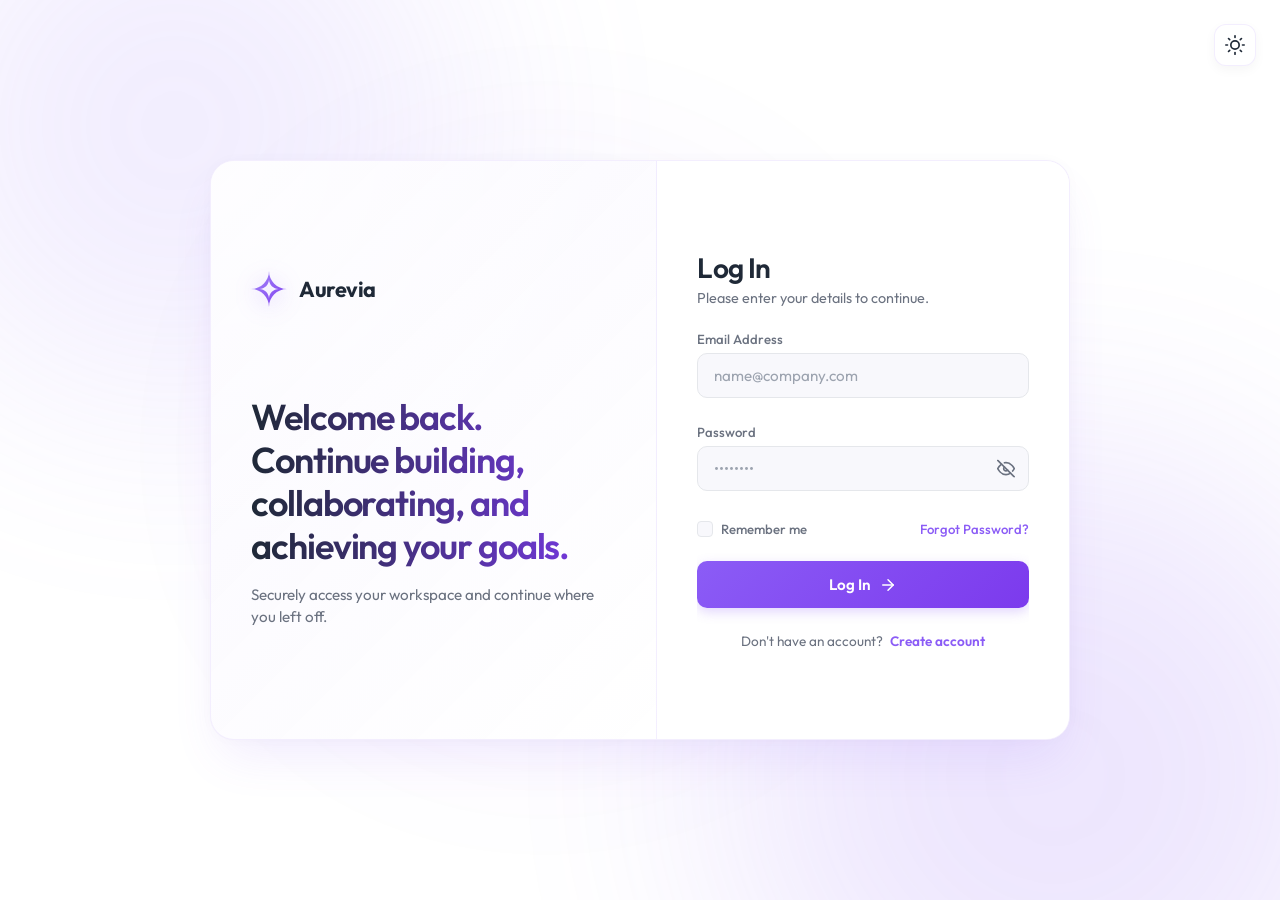
<file: index.html>
<!DOCTYPE html>
<html lang="en">
<head>
    <meta charset="UTF-8">
    <meta name="viewport" content="width=device-width, initial-scale=1.0">
    <title>Aurevia | Sign In</title>
    <!-- Google Fonts for Typography -->
    <link rel="preconnect" href="https://fonts.googleapis.com">
    <link rel="preconnect" href="https://fonts.gstatic.com" crossorigin>
    <link href="https://fonts.googleapis.com/css2?family=Outfit:wght@300;400;500;600;700&display=swap" rel="stylesheet">
    <link rel="stylesheet" href="css/style.css">
</head>
<body class="light-theme">
    <!-- Theme Switcher Button -->
    <button class="theme-toggle" id="themeToggle" aria-label="Switch to dark theme">
        <!-- Moon SVG (for light mode) -->
        <svg class="theme-icon-moon" width="20" height="20" viewBox="0 0 24 24" fill="none" stroke="currentColor" stroke-width="2" stroke-linecap="round" stroke-linejoin="round">
            <path d="M21 12.79A9 9 0 1 1 11.21 3 7 7 0 0 0 21 12.79z"></path>
        </svg>
        <!-- Sun SVG (for dark mode) -->
        <svg class="theme-icon-sun" width="20" height="20" viewBox="0 0 24 24" fill="none" stroke="currentColor" stroke-width="2" stroke-linecap="round" stroke-linejoin="round">
            <circle cx="12" cy="12" r="5"></circle>
            <line x1="12" y1="1" x2="12" y2="3"></line>
            <line x1="12" y1="21" x2="12" y2="23"></line>
            <line x1="4.22" y1="4.22" x2="5.64" y2="5.64"></line>
            <line x1="18.36" y1="18.36" x2="19.78" y2="19.78"></line>
            <line x1="1" y1="12" x2="3" y2="12"></line>
            <line x1="21" y1="12" x2="23" y2="12"></line>
            <line x1="4.22" y1="19.78" x2="5.64" y2="18.36"></line>
            <line x1="18.36" y1="5.64" x2="19.78" y2="4.22"></line>
        </svg>
    </button>

    <!-- Ambient Background Shapes -->
    <div class="background-elements" aria-hidden="true">
        <div class="orb orb-1"></div>
        <div class="orb orb-2"></div>
        <div class="orb orb-3"></div>
    </div>

    <!-- Main Glassmorphic Container -->
    <main class="login-wrapper">
        <div class="login-container">
            <!-- Left Side: Welcome Panel -->
            <section class="welcome-panel">
                <div class="welcome-content">
                    <div class="brand-logo">
                        <svg class="logo-icon" width="36" height="36" viewBox="0 0 24 24" fill="none" xmlns="http://www.w3.org/2000/svg" aria-hidden="true">
                            <defs>
                                <linearGradient id="logo-gradient" x1="0%" y1="0%" x2="100%" y2="100%">
                                    <stop offset="0%" stop-color="#A78BFA" />
                                    <stop offset="100%" stop-color="#7C3AED" />
                                </linearGradient>
                            </defs>
                            <path fill-rule="evenodd" clip-rule="evenodd" d="M12 0C12 6.62742 6.62742 12 0 12C6.62742 12 12 17.3726 12 24C12 17.3726 17.3726 12 24 12C17.3726 12 12 6.62742 12 0ZM12 5.5C12 9.08985 9.08985 12 5.5 12C9.08985 12 12 14.9101 12 18.5C12 14.9101 14.9101 12 18.5 12C14.9101 12 12 9.08985 12 5.5Z" fill="url(#logo-gradient)"/>
                        </svg>
                        <span>Aurevia</span>
                    </div>
                    <h1>Welcome back. Continue building, collaborating, and achieving your goals.</h1>
                    <p>Securely access your workspace and continue where you left off.</p>
                </div>
            </section>
            
            <!-- Right Side: Login & Reset Password Forms Container -->
            <section class="form-panel">
                <div class="form-card" id="formCard">
                    <div class="form-card-inner">
                        
                        <!-- Side A: Login Form -->
                        <div class="form-side login-side">
                            <div class="form-header">
                                <h2>Log In</h2>
                                <p class="subtitle">Please enter your details to continue.</p>
                            </div>
                            
                            <form id="loginForm" class="login-form" novalidate>
                                <div class="input-group">
                                    <label for="email">Email Address</label>
                                    <input type="email" id="email" name="email" placeholder="name@company.com" required autocomplete="email" aria-describedby="emailError">
                                    <div class="error-msg" id="emailError" role="alert"></div>
                                </div>
                                
                                <div class="input-group">
                                    <label for="password">Password</label>
                                    <div class="password-wrapper">
                                        <input type="password" id="password" name="password" placeholder="••••••••" required autocomplete="current-password" aria-describedby="passwordError">
                                        <button type="button" class="toggle-password" id="togglePassword" aria-label="Show password">
                                            <!-- Eye Off Icon (hidden state) -->
                                            <svg class="eye-off-icon" width="18" height="18" viewBox="0 0 24 24" fill="none" stroke="currentColor" stroke-width="2.2" stroke-linecap="round" stroke-linejoin="round">
                                                <path d="M17.94 17.94A10.07 10.07 0 0 1 12 20c-7 0-11-8-11-8a18.45 18.45 0 0 1 5.06-5.94M9.9 4.24A9.12 9.12 0 0 1 12 4c7 0 11 8 11 8a18.5 18.5 0 0 1-2.16 3.19m-6.72-1.07a3 3 0 1 1-4.24-4.24"></path>
                                                <line x1="1" y1="1" x2="23" y2="23"></line>
                                            </svg>
                                            <!-- Eye Icon (visible state) -->
                                            <svg class="eye-icon" width="18" height="18" viewBox="0 0 24 24" fill="none" stroke="currentColor" stroke-width="2.2" stroke-linecap="round" stroke-linejoin="round" style="display: none;">
                                                <path d="M1 12s4-8 11-8 11 8 11 8-4 8-11 8-11-8-11-8z"></path>
                                                <circle cx="12" cy="12" r="3"></circle>
                                            </svg>
                                        </button>
                                    </div>
                                    <div class="error-msg" id="passwordError" role="alert"></div>
                                </div>
                                
                                <div class="form-actions">
                                    <label class="remember-me">
                                        <input type="checkbox" id="rememberMe" name="remember">
                                        <span class="checkmark"></span>
                                        Remember me
                                    </label>
                                    <a href="#" class="forgot-password" id="forgotPasswordBtn">Forgot Password?</a>
                                </div>
                                
                                <div class="submit-group">
                                    <div class="error-msg" id="formError" role="alert" style="text-align: center;"></div>
                                    
                                    <button type="submit" class="submit-btn" id="loginSubmitBtn">
                                        Log In
                                        <svg width="18" height="18" viewBox="0 0 24 24" fill="none" stroke="currentColor" stroke-width="2" stroke-linecap="round" stroke-linejoin="round" aria-hidden="true">
                                            <line x1="5" y1="12" x2="19" y2="12"></line>
                                            <polyline points="12 5 19 12 12 19"></polyline>
                                        </svg>
                                    </button>
                                </div>
                            </form>
                            
                            <div class="form-footer">
                                <p>Don't have an account? <a href="#" id="createAccountBtn">Create account</a></p>
                            </div>
                        </div>
                        
                        <!-- Side B: Forgot Password Form -->
                        <div class="form-side forgot-side">
                            <div id="forgotFormContainer">
                                <div class="form-header">
                                    <h2>Reset Password</h2>
                                    <p class="subtitle">Enter your email address to receive a password reset link.</p>
                                </div>
                                
                                <form id="forgotForm" class="login-form" novalidate>
                                    <div class="input-group">
                                        <label for="forgotEmail">Email Address</label>
                                        <input type="email" id="forgotEmail" name="email" placeholder="name@company.com" required autocomplete="email" aria-describedby="forgotEmailError">
                                        <div class="error-msg" id="forgotEmailError" role="alert"></div>
                                    </div>
                                    
                                    <button type="submit" class="submit-btn" id="forgotSubmitBtn">
                                        Send Reset Link
                                        <svg width="18" height="18" viewBox="0 0 24 24" fill="none" stroke="currentColor" stroke-width="2" stroke-linecap="round" stroke-linejoin="round" aria-hidden="true">
                                            <line x1="5" y1="12" x2="19" y2="12"></line>
                                            <polyline points="12 5 19 12 12 19"></polyline>
                                        </svg>
                                    </button>
                                </form>
                                
                                <div class="form-footer">
                                    <p>Back to <a href="#" id="backToLoginBtn">Log In</a></p>
                                </div>
                            </div>
                            
                            <!-- Success State Screen (initially hidden) -->
                            <div id="forgotSuccessContainer" style="display: none;">
                                <div class="success-card">
                                    <div class="success-icon-wrapper" aria-hidden="true">
                                        <svg width="24" height="24" viewBox="0 0 24 24" fill="none" stroke="currentColor" stroke-width="2.5" stroke-linecap="round" stroke-linejoin="round">
                                            <polyline points="20 6 9 17 4 12"></polyline>
                                        </svg>
                                    </div>
                                    <h3>Check your inbox</h3>
                                    <p>We've sent a password reset link to <strong id="sentEmailAddress" style="word-break: break-all;">email@company.com</strong>.</p>
                                    <button type="button" class="submit-btn" id="successBackBtn" style="margin-top: 1.25rem;">
                                        Back to Log In
                                    </button>
                                </div>
                            </div>
                        </div>
                        
                    </div>
                </div>
            </section>
        </div>
    </main>

    <!-- UI Interaction and Validation Scripts -->
    <script>
        document.addEventListener("DOMContentLoaded", function() {
            // Theme Toggle Logic
            const themeToggleBtn = document.getElementById("themeToggle");
            const body = document.body;
            
            // Check stored theme or default to system preference
            const savedTheme = localStorage.getItem("theme");
            if (savedTheme === "dark" || (!savedTheme && window.matchMedia("(prefers-color-scheme: dark)").matches)) {
                body.classList.remove("light-theme");
                body.classList.add("dark-theme");
                themeToggleBtn.setAttribute("aria-label", "Switch to light theme");
            } else {
                body.classList.remove("dark-theme");
                body.classList.add("light-theme");
                themeToggleBtn.setAttribute("aria-label", "Switch to dark theme");
            }

            themeToggleBtn.addEventListener("click", () => {
                if (body.classList.contains("dark-theme")) {
                    body.classList.replace("dark-theme", "light-theme");
                    localStorage.setItem("theme", "light");
                    themeToggleBtn.setAttribute("aria-label", "Switch to dark theme");
                } else {
                    body.classList.replace("light-theme", "dark-theme");
                    localStorage.setItem("theme", "dark");
                    themeToggleBtn.setAttribute("aria-label", "Switch to light theme");
                }
            });

            // Password Visibility Toggle Logic
            const togglePasswordBtn = document.getElementById("togglePassword");
            const passwordInput = document.getElementById("password");
            const eyeIcon = togglePasswordBtn.querySelector(".eye-icon");
            const eyeOffIcon = togglePasswordBtn.querySelector(".eye-off-icon");

            togglePasswordBtn.addEventListener("click", function() {
                const type = passwordInput.getAttribute("type") === "password" ? "text" : "password";
                passwordInput.setAttribute("type", type);
                
                if (type === "text") {
                    eyeIcon.style.display = "block";
                    eyeOffIcon.style.display = "none";
                    togglePasswordBtn.setAttribute("aria-label", "Hide password");
                } else {
                    eyeIcon.style.display = "none";
                    eyeOffIcon.style.display = "block";
                    togglePasswordBtn.setAttribute("aria-label", "Show password");
                }
            });

            // Remember Me - Prepopulate & Synchronization
            const emailInput = document.getElementById("email");
            const rememberMeCheckbox = document.getElementById("rememberMe");
            const savedEmail = localStorage.getItem("rememberedEmail");

            if (savedEmail) {
                emailInput.value = savedEmail;
                // Keep the checkbox unchecked by default on page load
                rememberMeCheckbox.checked = false;
            }

            function syncRememberMe() {
                if (rememberMeCheckbox.checked) {
                    localStorage.setItem("rememberedEmail", emailInput.value.trim());
                } else {
                    localStorage.removeItem("rememberedEmail");
                }
            }

            rememberMeCheckbox.addEventListener("change", syncRememberMe);

            // Slide Navigation (Login <=> Forgot Password)
            const formCard = document.getElementById("formCard");
            const forgotPasswordBtn = document.getElementById("forgotPasswordBtn");
            const backToLoginBtn = document.getElementById("backToLoginBtn");
            const successBackBtn = document.getElementById("successBackBtn");
            const forgotEmailInput = document.getElementById("forgotEmail");
            const forgotFormContainer = document.getElementById("forgotFormContainer");
            const forgotSuccessContainer = document.getElementById("forgotSuccessContainer");
            const loginForm = document.getElementById("loginForm");
            const forgotForm = document.getElementById("forgotForm");

            function showForgotPassword() {
                clearAllErrors();
                formCard.classList.add("show-forgot");
                // Focus transition
                setTimeout(() => forgotEmailInput.focus(), 400);
            }

            function showLoginForm() {
                clearAllErrors();
                formCard.classList.remove("show-forgot");
                // Reset forgot forms success states if visible
                setTimeout(() => {
                    forgotForm.reset();
                    forgotFormContainer.style.display = "block";
                    forgotSuccessContainer.style.display = "none";
                    emailInput.focus();
                }, 400);
            }

            forgotPasswordBtn.addEventListener("click", function(e) {
                e.preventDefault();
                showForgotPassword();
            });

            backToLoginBtn.addEventListener("click", function(e) {
                e.preventDefault();
                showLoginForm();
            });

            successBackBtn.addEventListener("click", function(e) {
                e.preventDefault();
                showLoginForm();
            });

            // Create account / Sign up mock click
            document.getElementById("createAccountBtn").addEventListener("click", function(e) {
                e.preventDefault();
                alert("Account creation is currently disabled for this demo. Please use the login credentials: admin@aurevia.com / Password123");
            });

            // Form Validation and submission
            const emailError = document.getElementById("emailError");
            const passwordError = document.getElementById("passwordError");
            const formError = document.getElementById("formError");
            const forgotEmailError = document.getElementById("forgotEmailError");

            const emailRegex = /^[a-zA-Z0-9._%+-]+@[a-zA-Z0-9.-]+\.[a-zA-Z]{2,}$/;

            function showError(input, errorElement, message) {
                if (input) {
                    input.classList.add("invalid");
                }
                errorElement.textContent = message;
                errorElement.classList.add("visible");
            }

            function hideError(input, errorElement) {
                if (input) {
                    input.classList.remove("invalid");
                }
                errorElement.classList.remove("visible");
                setTimeout(() => {
                    if (!errorElement.classList.contains("visible")) {
                        errorElement.textContent = "";
                    }
                }, 250);
            }

            function clearAllErrors() {
                hideError(emailInput, emailError);
                hideError(passwordInput, passwordError);
                hideError(forgotEmailInput, forgotEmailError);
                formError.textContent = "";
                formError.classList.remove("visible");
            }

            // Real-time input clearing of errors
            emailInput.addEventListener("input", () => {
                hideError(emailInput, emailError);
                syncRememberMe();
            });
            passwordInput.addEventListener("input", () => {
                hideError(passwordInput, passwordError);
                hideError(passwordInput, formError);
            });
            forgotEmailInput.addEventListener("input", () => hideError(forgotEmailInput, forgotEmailError));

            // Login submission handling
            loginForm.addEventListener("submit", function(e) {
                e.preventDefault();
                clearAllErrors();

                let isValid = true;
                const emailVal = emailInput.value.trim();
                const passwordVal = passwordInput.value;

                // Validate Email
                if (!emailVal) {
                    showError(emailInput, emailError, "Email address is required.");
                    isValid = false;
                } else if (!emailRegex.test(emailVal)) {
                    showError(emailInput, emailError, "Please enter a valid email address (e.g. name@company.com).");
                    isValid = false;
                }



                if (!isValid) return;

                // Mock Authentication Check - Always Succeeds
                if (rememberMeCheckbox.checked) {
                    localStorage.setItem("rememberedEmail", emailVal);
                } else {
                    localStorage.removeItem("rememberedEmail");
                }
                
                // Save session state
                sessionStorage.setItem("userEmail", emailVal);
                sessionStorage.setItem("isLoggedIn", "true");

                // Show visual submit button feedback
                const loginBtn = document.getElementById("loginSubmitBtn");
                loginBtn.innerHTML = 'Signing in... <span class="spinner" style="display:inline-block; width:12px; height:12px; border:2px solid #fff; border-top-color:transparent; border-radius:50%; animation: spin 0.6s linear infinite; margin-left: 5px;"></span>';
                
                // Add animation spin styling dynamically if not in css
                if (!document.getElementById("dynamic-spin-style")) {
                    const style = document.createElement("style");
                    style.id = "dynamic-spin-style";
                    style.textContent = "@keyframes spin { to { transform: rotate(360deg); } }";
                    document.head.appendChild(style);
                }

                setTimeout(() => {
                    window.location.href = "dashboard.html";
                }, 800);
            });

            // Forgot Password submission handling
            forgotForm.addEventListener("submit", function(e) {
                e.preventDefault();
                hideError(forgotEmailInput, forgotEmailError);

                const emailVal = forgotEmailInput.value.trim();
                if (!emailVal) {
                    showError(forgotEmailInput, forgotEmailError, "Email address is required.");
                    return;
                } else if (!emailRegex.test(emailVal)) {
                    showError(forgotEmailInput, forgotEmailError, "Please enter a valid email address.");
                    return;
                }

                // Show success container screen
                document.getElementById("sentEmailAddress").textContent = emailVal;
                
                const submitBtn = document.getElementById("forgotSubmitBtn");
                const originalBtnContent = submitBtn.innerHTML;
                submitBtn.innerHTML = 'Sending... <span class="spinner" style="display:inline-block; width:12px; height:12px; border:2px solid #fff; border-top-color:transparent; border-radius:50%; animation: spin 0.6s linear infinite; margin-left: 5px;"></span>';
                
                setTimeout(() => {
                    forgotFormContainer.style.display = "none";
                    forgotSuccessContainer.style.display = "block";
                    submitBtn.innerHTML = originalBtnContent;
                }, 800);
            });
        });
    </script>
</body>
</html>
<!-- for connects label to input //label describe input field -->
</file>
<file: css/style.css>
/* Elegant White & Dark Lavender SaaS Login Page Styles */
:root {
    /* Color Palette */
    --bg-base: #FFFFFF;
    --bg-soft: #F8F8FC;
    
    --text-primary: #1F2937;
    --text-secondary: #6B7280;
    --text-muted: #9CA3AF;
    
    --accent-light: #A78BFA; /* Lavender */
    --accent-mid: #8B5CF6;   /* Dark Lavender */
    --accent-dark: #7C3AED;  /* Purple Accent */
    
    --card-bg: #FFFFFF;
    --card-border: rgba(139, 92, 246, 0.1);
    --input-bg: #F8F8FC;
    --input-border: #E5E7EB;
    --input-focus: rgba(139, 92, 246, 0.2);
    
    /* Typography */
    --font-main: 'Outfit', -apple-system, BlinkMacSystemFont, sans-serif;
}

body.dark-theme {
    /* Dark Theme Palette */
    --bg-base: #0B0F19; /* Deep space dark blue */
    --bg-soft: #161B26; /* Darker soft blue */
    
    --text-primary: #F3F4F6; /* Light gray */
    --text-secondary: #9CA3AF; /* Muted gray */
    --text-muted: #4B5563; /* Darker muted */
    
    --accent-light: #C084FC; /* Purple 400 */
    --accent-mid: #A855F7;   /* Purple 500 */
    --accent-dark: #8B5CF6;  /* Purple 600 */
    
    --card-bg: #111827; /* Very dark slate gray */
    --card-border: rgba(168, 85, 247, 0.15);
    --input-bg: #1F2937; /* Gray 800 */
    --input-border: #374151; /* Gray 700 */
    --input-focus: rgba(168, 85, 247, 0.3);
}

* {
    margin: 0;
    padding: 0;
    box-sizing: border-box;
}

body {
    font-family: var(--font-main);
    background-color: var(--bg-base);
    color: var(--text-primary);
    min-height: 100vh;
    display: flex;
    justify-content: center;
    align-items: center;
    position: relative;
    overflow-x: hidden;
}

/* Transitions for dynamic theme switching */
body, 
.login-container, 
.welcome-panel, 
.form-panel, 
.brand-logo, 
.welcome-content h1, 
.welcome-content p, 
.form-header h2, 
.subtitle, 
.input-group label, 
.input-group input, 
.checkmark, 
.forgot-password, 
.submit-btn, 
.form-footer p, 
.form-footer a,
.theme-toggle,
.toggle-password {
    transition: background-color 0.3s ease, border-color 0.3s ease, color 0.3s ease, box-shadow 0.3s ease, opacity 0.3s ease, transform 0.3s ease;
}

/* Ambient Background Orbs */
.background-elements {
    position: absolute;
    top: 0;
    left: 0;
    width: 100%;
    height: 100%;
    z-index: 0;
    overflow: hidden;
    pointer-events: none;
}

.orb {
    position: absolute;
    border-radius: 50%;
    filter: blur(120px);
    opacity: 0.15;
    animation: float 22s infinite ease-in-out alternate;
}

body.dark-theme .orb {
    opacity: 0.08; /* Subtler in dark mode to preserve contrast */
}

.orb-1 {
    width: 550px;
    height: 550px;
    background: var(--accent-light);
    top: -150px;
    left: -100px;
}

.orb-2 {
    width: 650px;
    height: 650px;
    background: var(--accent-mid);
    bottom: -200px;
    right: -100px;
    animation-delay: -5s;
}

.orb-3 {
    width: 450px;
    height: 450px;
    background: var(--accent-dark);
    top: 25%;
    left: 25%;
    opacity: 0.1;
    animation-delay: -10s;
}

@keyframes float {
    0% { transform: translate(0, 0) scale(1); }
    33% { transform: translate(40px, -40px) scale(1.05); }
    66% { transform: translate(-30px, 30px) scale(0.95); }
    100% { transform: translate(30px, 50px) scale(1); }
}

/* Main Layout */
.login-wrapper {
    position: relative;
    z-index: 1;
    width: 100%;
    padding: 2rem;
    display: flex;
    justify-content: center;
    align-items: center;
}

.login-container {
    display: flex;
    width: 100%;
    max-width: 860px; /* Reduced from 1100px */
    min-height: 580px; /* Reduced from 650px */
    background: var(--card-bg);
    border: 1px solid var(--card-border);
    border-radius: 24px;
    box-shadow: 0 25px 50px -12px rgba(139, 92, 246, 0.12), 0 0 15px rgba(0,0,0,0.02);
    overflow: hidden;
}

/* Left Panel - Welcome */
.welcome-panel {
    flex: 1.1;
    padding: 2.5rem; /* Reduced from 4rem */
    display: flex;
    flex-direction: column;
    justify-content: center;
    background: linear-gradient(135deg, rgba(167, 139, 250, 0.06) 0%, rgba(255, 255, 255, 0) 100%);
    border-right: 1px solid rgba(139, 92, 246, 0.08);
    position: relative;
}

.welcome-panel::before {
    content: '';
    position: absolute;
    top: 0; left: 0; right: 0; bottom: 0;
    background: radial-gradient(circle at top left, rgba(255,255,255,0.8) 0%, transparent 60%);
    pointer-events: none;
    transition: opacity 0.3s ease;
}

body.dark-theme .welcome-panel::before {
    background: radial-gradient(circle at top left, rgba(139, 92, 246, 0.12) 0%, transparent 60%);
}

.brand-logo {
   display: flex;
    align-items: center;
    gap: 0.75rem;
    margin-bottom: 5.5rem; /* Increased vertical spacing for better hierarchy and whitespace */
    font-size: 1.35rem;
    font-weight: 700;
    letter-spacing: -0.02em;
    color: var(--text-primary);
    position: relative;
    z-index: 2;
}

.logo-icon {
    width: 36px;
    height: 36px;
    filter: drop-shadow(0 4px 12px rgba(139, 92, 246, 0.4));
}

.welcome-content {
    position: relative;
    z-index: 2;
}

.welcome-content h1 {
    font-size: 2.25rem; /* Reduced from 3.5rem */
    font-weight: 600;
    line-height: 1.2;
    margin-bottom: 1rem;
    background: linear-gradient(to right, var(--text-primary), var(--accent-dark));
    -webkit-background-clip: text;
    -webkit-text-fill-color: transparent;
    letter-spacing: -0.03em;
}

body.dark-theme .welcome-content h1 {
    background: linear-gradient(to right, #FFFFFF, var(--accent-light));
    -webkit-background-clip: text;
    -webkit-text-fill-color: transparent;
}

.welcome-content p {
    font-size: 0.95rem; /* Reduced from 1.125rem */
    line-height: 1.5;
    color: var(--text-secondary);
    max-width: 95%;
}

/* Right Panel - Form */
.form-panel {
    flex: 1;
    padding: 2.5rem; /* Reduced from 4rem */
    display: flex;
    justify-content: center;
    align-items: center;
    background: var(--card-bg);
}

.form-card {
    width: 100%;
    max-width: 380px;
    overflow: hidden;
    position: relative;
}

.form-card-inner {
    display: flex;
    width: 200%;
    transition: transform 0.4s cubic-bezier(0.4, 0, 0.2, 1);
}

.form-side {
    width: 50%;
    flex-shrink: 0;
    transition: opacity 0.3s ease;
}

.form-card.show-forgot .form-card-inner {
    transform: translateX(-50%);
}

.login-side {
    opacity: 1;
}

.form-card.show-forgot .login-side {
    opacity: 0;
    pointer-events: none;
}

.forgot-side {
    opacity: 0;
    pointer-events: none;
}

.form-card.show-forgot .forgot-side {
    opacity: 1;
    pointer-events: auto;
}

.form-header {
    margin-bottom: 1.5rem; /* Reduced from 2.5rem */
}

.form-header h2 {
    font-size: 1.75rem; /* Reduced from 2.25rem */
    font-weight: 600;
    margin-bottom: 0.25rem;
    color: var(--text-primary);
    letter-spacing: -0.02em;
}

.subtitle {
    color: var(--text-secondary);
    font-size: 0.9rem;
}

/* Form Elements */
.login-form {
    display: flex;
    flex-direction: column;
    gap: 1.25rem;
}

.input-group {
    display: flex;
    flex-direction: column;
    gap: 0.375rem;
}

.input-group label {
    font-size: 0.825rem;
    font-weight: 500;
    color: var(--text-secondary);
}

.input-group input {
    width: 100%;
    padding: 0.75rem 1rem; /* Reduced padding for compact layout */
    background: var(--input-bg);
    border: 1.5px solid var(--input-border); /* Premium SaaS 1.5px border */
    border-radius: 10px;
    color: var(--text-primary);
    font-size: 0.95rem;
    font-family: inherit;
    outline: none;
}

.input-group input::placeholder {
    color: var(--text-muted);
    font-weight: 400;
}

.input-group input:hover {
    border-color: #5B21B6; /* Deep dark purple for high contrast hover */
}

body.dark-theme .input-group input:hover {
    border-color: #A855F7; /* Rich purple for dark mode hover */
}

.input-group input:focus {
    border-color: var(--accent-mid);
    box-shadow: 0 0 12px rgba(139, 92, 246, 0.12), 0 0 0 1px rgba(139, 92, 246, 0.05); /* Evenly distributed subtle glow */
    background: var(--bg-base);
}

body.dark-theme .input-group input:focus {
    border-color: var(--accent-light);
    box-shadow: 0 0 12px rgba(168, 85, 247, 0.18), 0 0 0 1px rgba(168, 85, 247, 0.08); /* Dark mode subtle glow */
}

.form-actions {
    display: flex;
    justify-content: space-between;
    align-items: center;
    margin-top: 0.25rem;
    margin-bottom: 0.25rem;
}

/* Custom Checkbox */
.remember-me {
    display: flex;
    align-items: center;
    gap: 0.5rem;
    font-size: 0.825rem;
    color: var(--text-secondary);
    cursor: pointer;
    user-select: none;
    font-weight: 500;
}

.remember-me input {
    display: none;
}

.checkmark {
    width: 16px;
    height: 16px;
    border: 1px solid var(--input-border);
    border-radius: 4px;
    background: var(--input-bg);
    position: relative;
}

.remember-me:hover .checkmark {
    border-color: var(--accent-mid);
}

.remember-me input:checked ~ .checkmark {
    background: linear-gradient(135deg, var(--accent-light), var(--accent-mid));
    border-color: transparent;
}

.checkmark::after {
    content: "";
    position: absolute;
    display: none;
    left: 5px;
    top: 2px;
    width: 4px;
    height: 8px;
    border: solid white;
    border-width: 0 2px 2px 0;
    transform: rotate(45deg);
}

.remember-me input:checked ~ .checkmark::after {
    display: block;
}

.forgot-password {
    color: var(--accent-mid);
    text-decoration: none;
    font-size: 0.825rem;
    font-weight: 500;
}

.forgot-password:hover {
    color: var(--accent-dark);
}

body.dark-theme .forgot-password:hover {
    color: var(--accent-light);
}

/* Submit Button Group */
.submit-group {
    display: flex;
    flex-direction: column;
}

/* Submit Button */
.submit-btn {
    display: flex;
    justify-content: center;
    align-items: center;
    gap: 0.5rem;
    width: 100%;
    padding: 0.875rem; /* Compact padding */
    background: linear-gradient(135deg, var(--accent-mid), var(--accent-dark));
    color: white;
    border: none;
    border-radius: 10px;
    font-size: 0.95rem;
    font-weight: 600;
    font-family: inherit;
    cursor: pointer;
    box-shadow: 0 4px 12px rgba(139, 92, 246, 0.25);
    position: relative;
    overflow: hidden;
}

.submit-btn::before {
    content: '';
    position: absolute;
    top: 0; left: 0; width: 100%; height: 100%;
    background: linear-gradient(135deg, rgba(255,255,255,0.15), transparent);
    opacity: 0;
    transition: opacity 0.3s ease;
}

.submit-btn:hover {
    transform: translateY(-1px);
    box-shadow: 0 6px 18px rgba(139, 92, 246, 0.35);
}

body.dark-theme .submit-btn:hover {
    box-shadow: 0 6px 18px rgba(168, 85, 247, 0.4);
}

.submit-btn:hover::before {
    opacity: 1;
}

.submit-btn:active {
    transform: translateY(0);
}

.submit-btn svg {
    transition: transform 0.3s ease;
}

.submit-btn:hover svg {
    transform: translateX(3px);
}

/* Footer */
.form-footer {
    margin-top: 1.5rem;
    text-align: center;
}

.form-footer p {
    font-size: 0.85rem;
    color: var(--text-secondary);
}

.form-footer a {
    color: var(--accent-mid);
    text-decoration: none;
    font-weight: 600;
    margin-left: 0.25rem;
    position: relative;
}

.form-footer a::after {
    content: '';
    position: absolute;
    width: 100%;
    height: 1px;
    bottom: -2px;
    left: 0;
    background-color: var(--accent-mid);
    transform: scaleX(0);
    transform-origin: right;
    transition: transform 0.3s ease;
}

.form-footer a:hover::after {
    transform: scaleX(1);
    transform-origin: left;
}

/* Password Toggle styling */
.password-wrapper {
    position: relative;
    width: 100%;
}

.password-wrapper input {
    padding-right: 2.75rem;
}

.toggle-password {
    position: absolute;
    right: 0.5rem;
    top: 50%;
    transform: translateY(-50%);
    background: none;
    border: none;
    color: var(--text-secondary);
    cursor: pointer;
    display: flex;
    align-items: center;
    justify-content: center;
    padding: 0.4rem;
    border-radius: 8px;
    outline: none;
}

.toggle-password:hover {
    color: var(--accent-mid);
    background-color: rgba(139, 92, 246, 0.08);
}

body.dark-theme .toggle-password:hover {
    background-color: rgba(168, 85, 247, 0.12);
}

.toggle-password:focus-visible {
    box-shadow: 0 0 0 2px var(--accent-mid);
}

.toggle-password svg {
    display: block;
    pointer-events: none;
}

/* Inline error messages */
.error-msg {
    color: #EF4444;
    font-size: 0.75rem;
    font-weight: 500;
    margin-top: 0px;
    opacity: 0;
    max-height: 0;
    overflow: hidden;
    transition: all 0.25s cubic-bezier(0.4, 0, 0.2, 1);
}

.error-msg.visible {
    opacity: 1;
    max-height: 80px;
    margin-top: 0.25rem;
}

.input-group input.invalid {
    border-color: #EF4444 !important;
    border-width: 1.5px;
}

.input-group input.invalid:focus {
    box-shadow: 0 0 12px rgba(239, 68, 68, 0.15), 0 0 0 1px rgba(239, 68, 68, 0.08) !important;
}

/* Floating Theme Switcher */
.theme-toggle {
    position: fixed;
    top: 24px;
    right: 24px;
    z-index: 100;
    width: 42px;
    height: 42px;
    border-radius: 12px;
    background: var(--card-bg);
    border: 1px solid var(--card-border);
    color: var(--text-primary);
    cursor: pointer;
    display: flex;
    align-items: center;
    justify-content: center;
    box-shadow: 0 4px 12px rgba(0,0,0,0.04);
}

.theme-toggle:hover {
    transform: scale(1.05);
    color: var(--accent-mid);
    border-color: var(--accent-light);
    box-shadow: 0 6px 16px rgba(139, 92, 246, 0.15);
}

body.dark-theme .theme-toggle:hover {
    box-shadow: 0 6px 16px rgba(168, 85, 247, 0.25);
}

.theme-toggle:active {
    transform: scale(0.95);
}

.theme-toggle svg {
    position: absolute;
    transition: transform 0.4s cubic-bezier(0.4, 0, 0.2, 1), opacity 0.4s ease;
}

/* Light Theme state */
body.light-theme .theme-icon-sun {
    opacity: 1;
    transform: scale(1) rotate(0deg);
}
body.light-theme .theme-icon-moon {
    opacity: 0;
    transform: scale(0.5) rotate(-90deg);
    pointer-events: none;
}
body.light-theme .theme-toggle:hover .theme-icon-sun {
    transform: rotate(15deg) scale(1.05);
}

/* Dark Theme state */
body.dark-theme .theme-icon-sun {
    opacity: 0;
    transform: scale(0.5) rotate(90deg);
    pointer-events: none;
}
body.dark-theme .theme-icon-moon {
    opacity: 1;
    transform: scale(1) rotate(0deg);
    color: #A78BFA;
}
body.dark-theme .theme-toggle:hover .theme-icon-moon {
    transform: rotate(15deg) scale(1.05);
}

/* Success notification message inside forgot panel */
.success-card {
    text-align: center;
    padding: 1rem 0;
    display: flex;
    flex-direction: column;
    align-items: center;
    gap: 0.75rem;
    animation: fadeIn 0.4s ease forwards;
}

.success-icon-wrapper {
    width: 48px;
    height: 48px;
    border-radius: 50%;
    background: rgba(16, 185, 129, 0.1);
    color: #10B981;
    display: flex;
    align-items: center;
    justify-content: center;
    margin-bottom: 0.25rem;
}

.success-card h3 {
    font-size: 1.25rem;
    font-weight: 600;
    color: var(--text-primary);
}

.success-card p {
    font-size: 0.875rem;
    color: var(--text-secondary);
    line-height: 1.5;
}

@keyframes fadeIn {
    from { opacity: 0; transform: translateY(8px); }
    to { opacity: 1; transform: translateY(0); }
}

/* Responsive Design */
@media (max-width: 960px) {
    .login-container {
        flex-direction: column;
        max-width: 480px;
        min-height: auto;
        border-radius: 20px;
    }
    
    .welcome-panel {
        padding: 2.25rem 1.75rem;
        border-right: none;
        border-bottom: 1px solid rgba(139, 92, 246, 0.08);
        text-align: center;
        align-items: center;
    }
    
    .brand-logo {
        margin-bottom: 2rem;
    }
    
    .welcome-content h1 {
        font-size: 1.85rem;
    }
    
    .welcome-content p {
        max-width: 100%;
        font-size: 0.9rem;
    }
    
    .form-panel {
        padding: 2.25rem 1.75rem;
    }
}

@media (max-width: 480px) {
    .login-wrapper {
        padding: 0.75rem;
    }
    
    .welcome-panel, .form-panel {
        padding: 1.75rem 1.25rem;
    }
    
    .welcome-content h1 {
        font-size: 1.65rem;
    }

    .theme-toggle {
        top: 16px;
        right: 16px;
        width: 38px;
        height: 38px;
        border-radius: 10px;
    }
}
</file>
